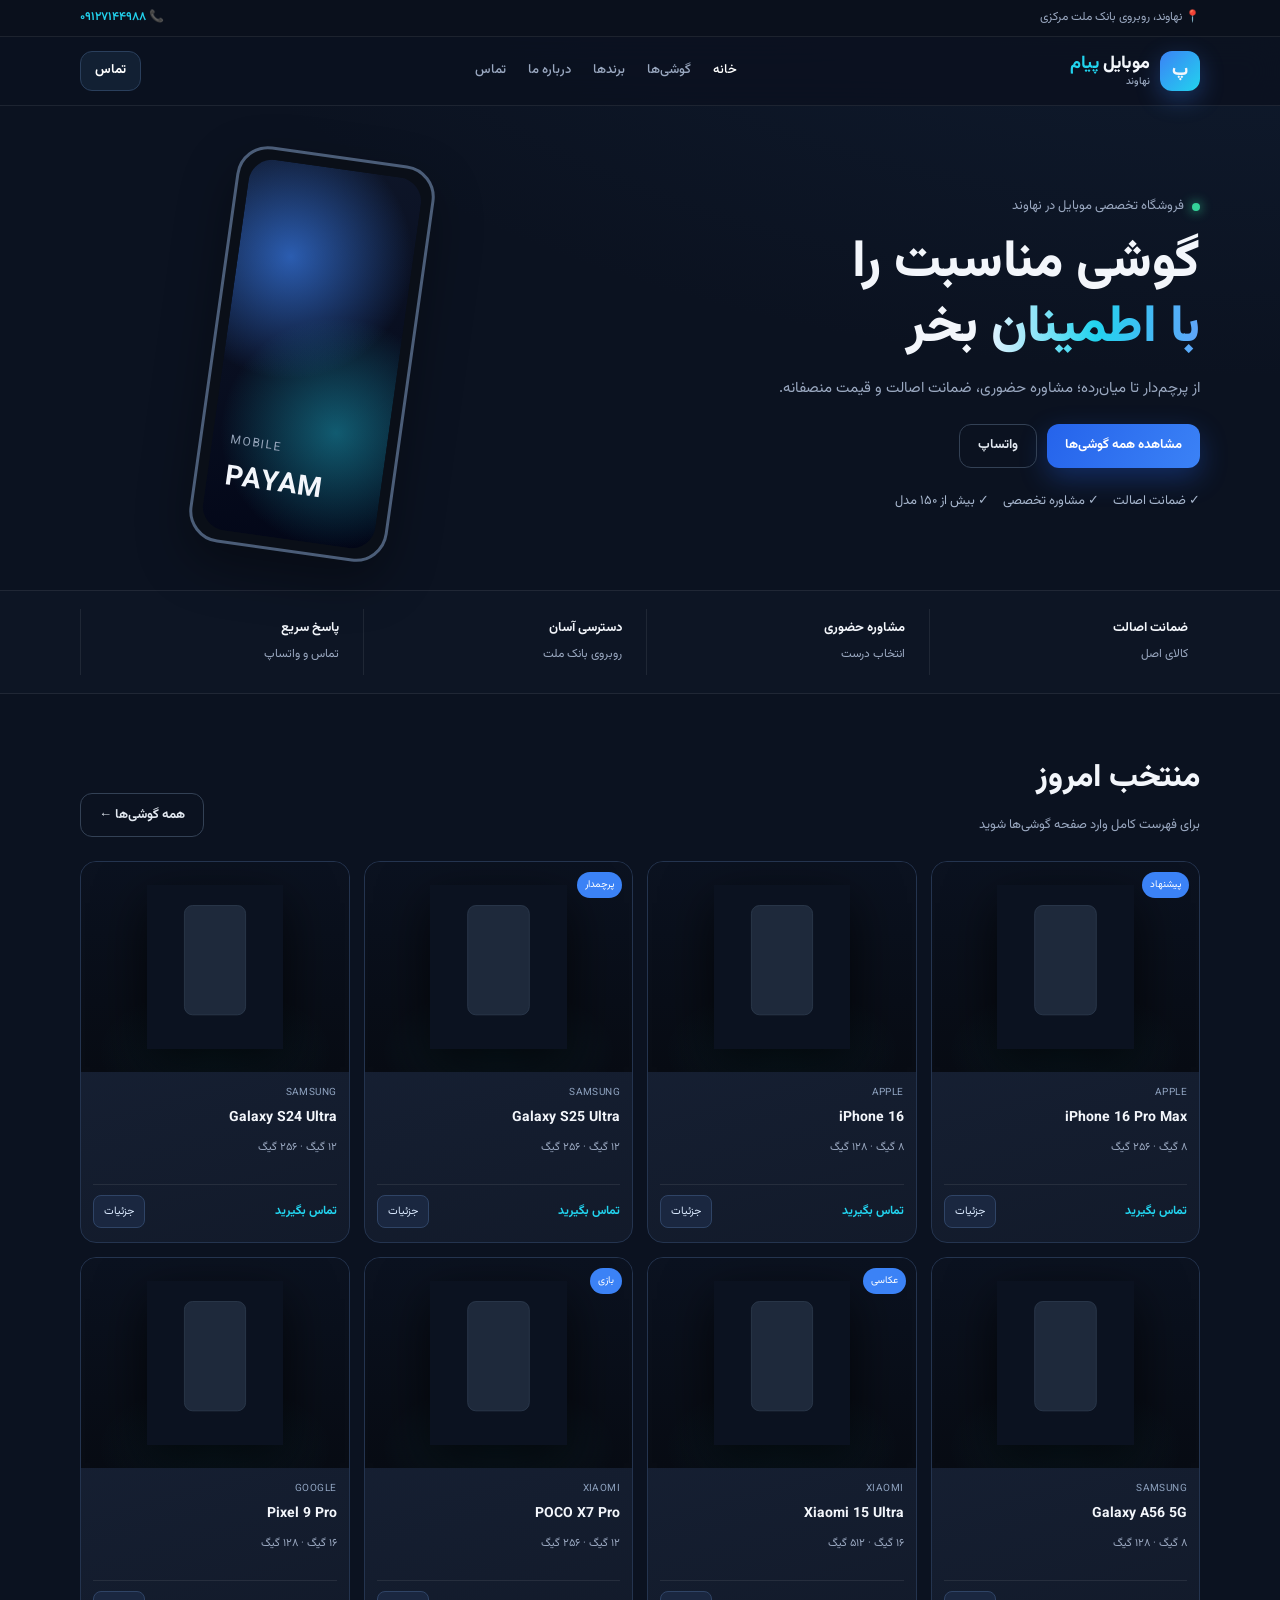
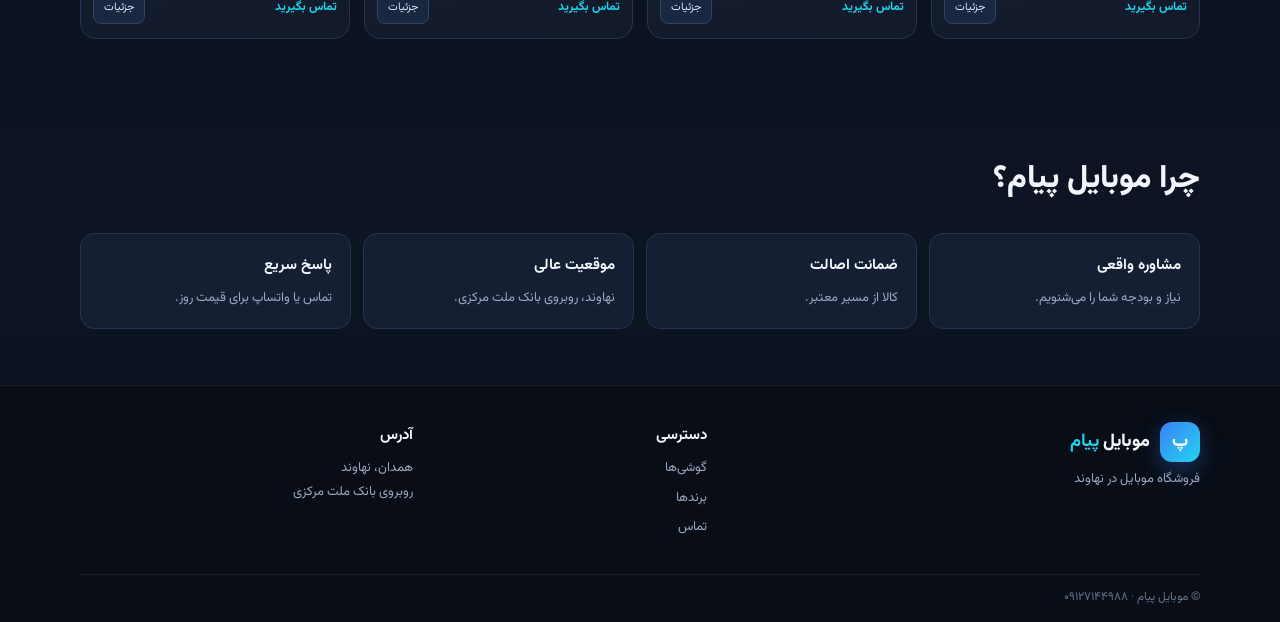
<file: index.html>
<!DOCTYPE html>
<html lang="fa" dir="rtl">
<head>
  <meta charset="UTF-8">
  <meta name="viewport" content="width=device-width, initial-scale=1, viewport-fit=cover">
  <meta name="theme-color" content="#0b1220">
  <title>موبایل پیام | فروشگاه موبایل نهاوند همدان</title>
  <meta name="description" content="موبایل پیام در نهاوند، روبروی بانک ملت مرکزی. خرید گوشی اپل، سامسونگ، شیائومی با ضمانت اصالت. تماس: 09127144988">
  <meta name="robots" content="index,follow">
  <link rel="canonical" href="https://pouyahami.github.io/payam-mobile/">
  <meta property="og:title" content="موبایل پیام | فروشگاه موبایل نهاوند">
  <meta property="og:description" content="فروش گوشی با ضمانت اصالت در نهاوند.">
  <meta property="og:locale" content="fa_IR">
  <link rel="preconnect" href="https://fonts.googleapis.com">
  <link rel="preconnect" href="https://fonts.gstatic.com" crossorigin>
  <link href="https://fonts.googleapis.com/css2?family=Vazirmatn:wght@400;500;600;700;800&display=swap" rel="stylesheet">
  <link rel="stylesheet" href="css/style.css">
  <script type="application/ld+json">{"@context":"https://schema.org","@type":"MobilePhoneStore","name":"موبایل پیام","telephone":"+989127144988","address":{"@type":"PostalAddress","streetAddress":"روبروی بانک ملت مرکزی","addressLocality":"نهاوند","addressRegion":"همدان","addressCountry":"IR"},"url":"https://pouyahami.github.io/payam-mobile/"}</script>
</head>
<body>
  <div class="topbar"><div class="container topbar-inner">
    <span>📍 نهاوند، روبروی بانک ملت مرکزی</span>
    <a href="tel:09127144988">📞 ۰۹۱۲۷۱۴۴۹۸۸</a>
  </div></div>
  <header class="header">
    <div class="container header-inner">
      <a class="logo" href="./"><span class="logo-mark">پ</span><span class="logo-text">موبایل <b>پیام</b><small>نهاوند</small></span></a>
      <nav class="nav" id="nav">
        <a href="./" class="active">خانه</a>
        <a href="products.html">گوشی‌ها</a>
        <a href="brands.html">برندها</a>
        <a href="about.html">درباره ما</a>
        <a href="contact.html">تماس</a>
      </nav>
      <div class="header-actions">
        <a class="btn btn-call" href="tel:09127144988">تماس</a>
        <button class="menu-btn" id="menuBtn" aria-label="منو"><span></span><span></span><span></span></button>
      </div>
    </div>
  </header>
  <main>
    <section class="hero">
      <div class="container hero-grid">
        <div class="hero-copy">
          <p class="badge-line"><span class="dot"></span> فروشگاه تخصصی موبایل در نهاوند</p>
          <h1>گوشی مناسبت را<br><span>با اطمینان</span> بخر</h1>
          <p class="lead">از پرچم‌دار تا میان‌رده؛ مشاوره حضوری، ضمانت اصالت و قیمت منصفانه.</p>
          <div class="hero-cta">
            <a class="btn btn-primary" href="products.html">مشاهده همه گوشی‌ها</a>
            <a class="btn btn-outline" href="https://wa.me/989127144988" target="_blank" rel="noopener">واتساپ</a>
          </div>
          <ul class="trust-row"><li>✓ ضمانت اصالت</li><li>✓ مشاوره تخصصی</li><li>✓ بیش از ۱۵۰ مدل</li></ul>
        </div>
        <div class="hero-visual" aria-hidden="true"><div class="phone-mock"><div class="phone-screen"><span>MOBILE</span><strong>PAYAM</strong></div></div></div>
      </div>
    </section>
    <section class="strip"><div class="container strip-grid">
      <div><strong>ضمانت اصالت</strong><span>کالای اصل</span></div>
      <div><strong>مشاوره حضوری</strong><span>انتخاب درست</span></div>
      <div><strong>دسترسی آسان</strong><span>روبروی بانک ملت</span></div>
      <div><strong>پاسخ سریع</strong><span>تماس و واتساپ</span></div>
    </div></section>
    <section class="section">
      <div class="container">
        <div class="section-head row">
          <div><h2>منتخب امروز</h2><p>برای فهرست کامل وارد صفحه گوشی‌ها شوید</p></div>
          <a class="btn btn-outline" href="products.html">همه گوشی‌ها ←</a>
        </div>
        <div class="product-grid" id="featureGrid"></div>
      </div>
    </section>
    <section class="section alt" id="why">
      <div class="container">
        <div class="section-head"><h2>چرا موبایل پیام؟</h2></div>
        <div class="why-grid">
          <article><h3>مشاوره واقعی</h3><p>نیاز و بودجه شما را می‌شنویم.</p></article>
          <article><h3>ضمانت اصالت</h3><p>کالا از مسیر معتبر.</p></article>
          <article><h3>موقعیت عالی</h3><p>نهاوند، روبروی بانک ملت مرکزی.</p></article>
          <article><h3>پاسخ سریع</h3><p>تماس یا واتساپ برای قیمت روز.</p></article>
        </div>
      </div>
    </section>
  </main>
  <footer class="footer">
    <div class="container footer-inner">
      <div><div class="logo"><span class="logo-mark">پ</span><span class="logo-text">موبایل <b>پیام</b></span></div><p>فروشگاه موبایل در نهاوند</p></div>
      <div><strong>دسترسی</strong><a href="products.html">گوشی‌ها</a><a href="brands.html">برندها</a><a href="contact.html">تماس</a></div>
      <div><strong>آدرس</strong><p>همدان، نهاوند<br>روبروی بانک ملت مرکزی</p></div>
    </div>
    <div class="container footer-bottom"><span>© موبایل پیام · ۰۹۱۲۷۱۴۴۹۸۸</span></div>
  </footer>
  <div class="sticky-cta">
    <a href="tel:09127144988">تماس</a>
    <a href="https://wa.me/989127144988" target="_blank" rel="noopener">واتساپ</a>
  </div>
  <script src="js/p1.js"></script>
  <script src="js/p1b.js"></script>
  <script src="js/p2.js"></script>
  <script src="js/p3.js"></script>
  <script src="js/p4.js"></script>
  <script src="js/img-fix.js"></script>
  <script>
    document.querySelector("#menuBtn")?.addEventListener("click", () => document.querySelector("#nav")?.classList.toggle("open"));
    if (window.payamFixProducts) window.payamFixProducts();
    const all = window.PAYAM_PRODUCTS || [];
    const picks = all.filter(p => p.badge || ["iphone-16-pro-max","s25-ultra","x15-ultra","a56","iphone-16","s24-ultra","pixel-9-pro","nord4"].includes(p.id)).slice(0, 8);
    const list = picks.length ? picks : all.slice(0, 8);
    const ph = "data:image/svg+xml," + encodeURIComponent('<svg xmlns="http://www.w3.org/2000/svg" width="200" height="240"><rect fill="#0b1220" width="200" height="240"/><rect x="55" y="30" width="90" height="160" rx="12" fill="#1e293b" stroke="#334155"/></svg>');
    document.querySelector("#featureGrid").innerHTML = list.map(p => `
      <a class="card" href="product.html?id=${p.id}" style="text-decoration:none;color:inherit">
        <div class="card-img">${p.badge?`<span class="card-badge">${p.badge}</span>`:""}<img src="${p.img}" alt="${p.name}" loading="lazy" onerror="this.onerror=null;this.src='${ph}'"></div>
        <div class="card-body"><div class="card-brand">${(p.brand||"").toUpperCase()}</div><h3>${p.name}</h3>
        <p class="card-spec">${p.ram} · ${p.storage}</p>
        <div class="card-foot"><span class="price">تماس بگیرید</span><span class="card-btn">جزئیات</span></div></div>
      </a>`).join("");
  </script>
</body>
</html>
</file>
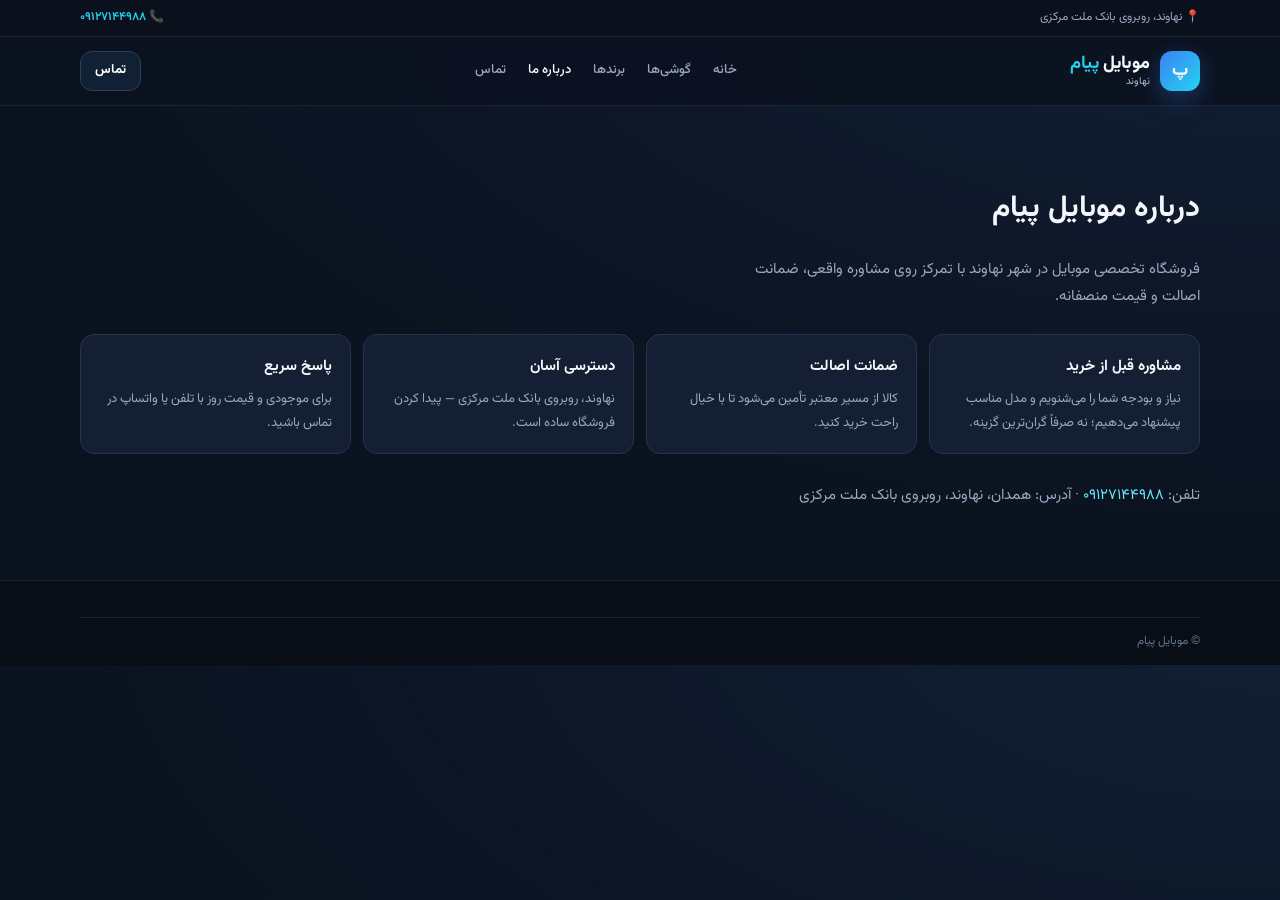
<file: about.html>
<!DOCTYPE html>
<html lang="fa" dir="rtl">
<head>
  <meta charset="UTF-8">
  <meta name="viewport" content="width=device-width, initial-scale=1, viewport-fit=cover">
  <meta name="theme-color" content="#0b1220">
  <title>درباره ما | موبایل پیام نهاوند</title>
  <meta name="description" content="موبایل پیام؛ فروشگاه تخصصی موبایل در نهاوند، روبروی بانک ملت مرکزی. ضمانت اصالت و مشاوره حضوری.">
  <link rel="preconnect" href="https://fonts.googleapis.com">
  <link rel="preconnect" href="https://fonts.gstatic.com" crossorigin>
  <link href="https://fonts.googleapis.com/css2?family=Vazirmatn:wght@400;500;600;700;800&display=swap" rel="stylesheet">
  <link rel="stylesheet" href="css/style.css">
</head>
<body>
  <div class="topbar"><div class="container topbar-inner">
    <span>📍 نهاوند، روبروی بانک ملت مرکزی</span>
    <a href="tel:09127144988">📞 ۰۹۱۲۷۱۴۴۹۸۸</a>
  </div></div>
  <header class="header">
    <div class="container header-inner">
      <a class="logo" href="./"><span class="logo-mark">پ</span><span class="logo-text">موبایل <b>پیام</b><small>نهاوند</small></span></a>
      <nav class="nav" id="nav">
        <a href="./">خانه</a>
        <a href="products.html">گوشی‌ها</a>
        <a href="brands.html">برندها</a>
        <a href="about.html" class="active">درباره ما</a>
        <a href="contact.html">تماس</a>
      </nav>
      <div class="header-actions">
        <a class="btn btn-call" href="tel:09127144988">تماس</a>
        <button class="menu-btn" id="menuBtn" aria-label="منو"><span></span><span></span><span></span></button>
      </div>
    </div>
  </header>
  <main class="container section">
    <h1>درباره موبایل پیام</h1>
    <p class="lead">فروشگاه تخصصی موبایل در شهر نهاوند با تمرکز روی مشاوره واقعی، ضمانت اصالت و قیمت منصفانه.</p>
    <div class="why-grid" style="margin-top:24px">
      <article><h3>مشاوره قبل از خرید</h3><p>نیاز و بودجه شما را می‌شنویم و مدل مناسب پیشنهاد می‌دهیم؛ نه صرفاً گران‌ترین گزینه.</p></article>
      <article><h3>ضمانت اصالت</h3><p>کالا از مسیر معتبر تأمین می‌شود تا با خیال راحت خرید کنید.</p></article>
      <article><h3>دسترسی آسان</h3><p>نهاوند، روبروی بانک ملت مرکزی — پیدا کردن فروشگاه ساده است.</p></article>
      <article><h3>پاسخ سریع</h3><p>برای موجودی و قیمت روز با تلفن یا واتساپ در تماس باشید.</p></article>
    </div>
    <p style="margin-top:28px;color:#9aa8c0">تلفن: <a href="tel:09127144988" style="color:#67e8f9">۰۹۱۲۷۱۴۴۹۸۸</a> · آدرس: همدان، نهاوند، روبروی بانک ملت مرکزی</p>
  </main>
  <div class="sticky-cta">
    <a href="tel:09127144988">تماس</a>
    <a href="https://wa.me/989127144988" target="_blank" rel="noopener">واتساپ</a>
  </div>
  <footer class="footer"><div class="container footer-bottom"><span>© موبایل پیام</span></div></footer>
  <script>document.querySelector("#menuBtn")?.addEventListener("click",()=>document.querySelector("#nav")?.classList.toggle("open"));</script>
</body>
</html>
</file>
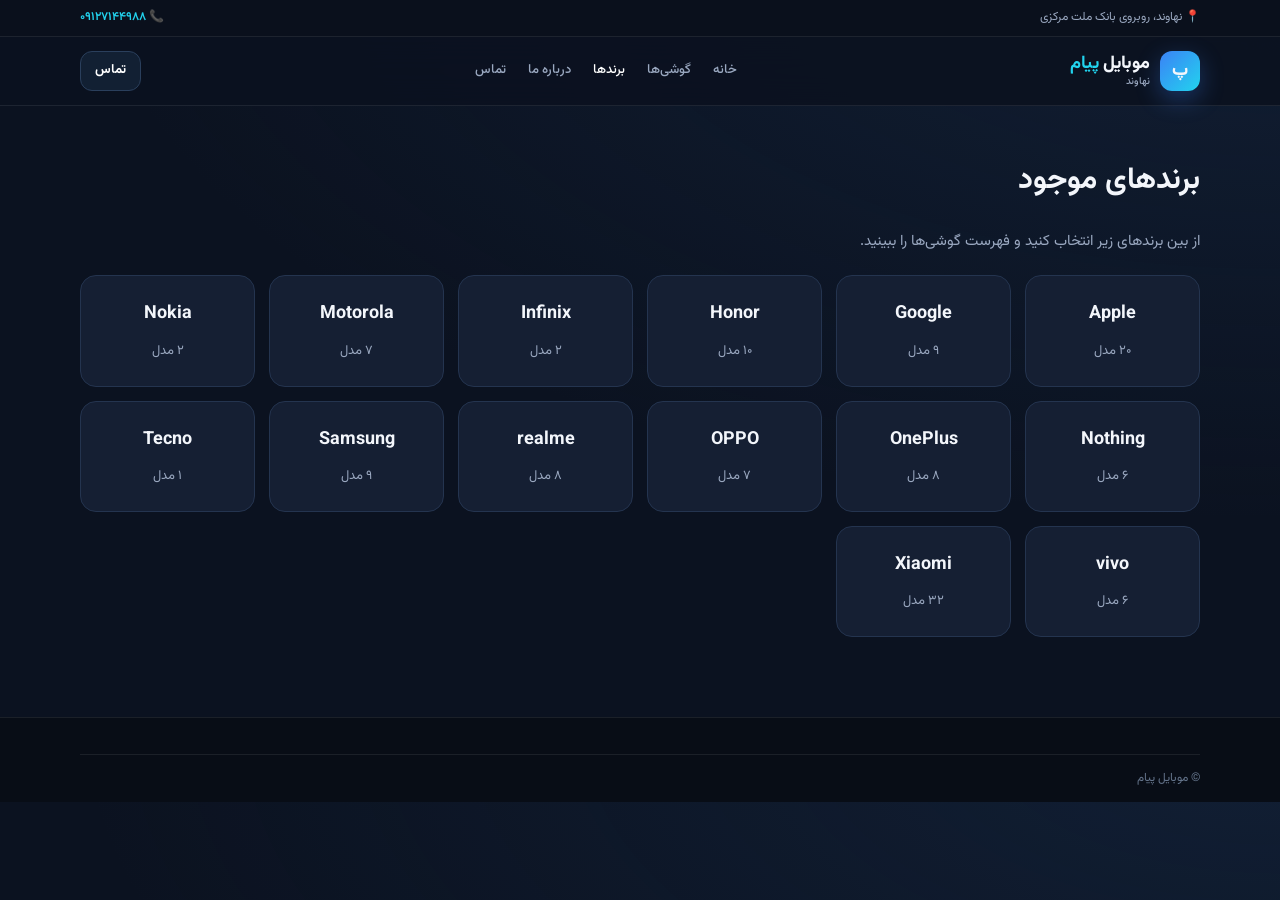
<file: brands.html>
<!DOCTYPE html>
<html lang="fa" dir="rtl">
<head>
  <meta charset="UTF-8">
  <meta name="viewport" content="width=device-width, initial-scale=1, viewport-fit=cover">
  <meta name="theme-color" content="#0b1220">
  <title>برندها | موبایل پیام نهاوند</title>
  <meta name="description" content="برندهای موجود در موبایل پیام: اپل، سامسونگ، شیائومی، آنر و بیشتر.">
  <link rel="preconnect" href="https://fonts.googleapis.com">
  <link rel="preconnect" href="https://fonts.gstatic.com" crossorigin>
  <link href="https://fonts.googleapis.com/css2?family=Vazirmatn:wght@400;500;600;700;800&display=swap" rel="stylesheet">
  <link rel="stylesheet" href="css/style.css">
  <style>
    .brands-main { padding: 28px 0 80px; }
    .brand-grid { display: grid; grid-template-columns: repeat(auto-fill, minmax(160px, 1fr)); gap: 14px; margin-top: 20px; }
    .brand-card {
      background: #151f33; border: 1px solid #24344f; border-radius: 16px; padding: 22px 14px;
      text-align: center; text-decoration: none; color: inherit; transition: .2s;
    }
    .brand-card:hover { border-color: #3b82f6; transform: translateY(-3px); }
    .brand-card b { display: block; font-size: 18px; margin-bottom: 6px; }
    .brand-card span { color: #9aa8c0; font-size: 13px; }
  </style>
</head>
<body>
  <div class="topbar"><div class="container topbar-inner">
    <span>📍 نهاوند، روبروی بانک ملت مرکزی</span>
    <a href="tel:09127144988">📞 ۰۹۱۲۷۱۴۴۹۸۸</a>
  </div></div>
  <header class="header">
    <div class="container header-inner">
      <a class="logo" href="./"><span class="logo-mark">پ</span><span class="logo-text">موبایل <b>پیام</b><small>نهاوند</small></span></a>
      <nav class="nav" id="nav">
        <a href="./">خانه</a>
        <a href="products.html">گوشی‌ها</a>
        <a href="brands.html" class="active">برندها</a>
        <a href="about.html">درباره ما</a>
        <a href="contact.html">تماس</a>
      </nav>
      <div class="header-actions">
        <a class="btn btn-call" href="tel:09127144988">تماس</a>
        <button class="menu-btn" id="menuBtn" aria-label="منو"><span></span><span></span><span></span></button>
      </div>
    </div>
  </header>
  <main class="container brands-main">
    <h1>برندهای موجود</h1>
    <p class="lead-sm">از بین برندهای زیر انتخاب کنید و فهرست گوشی‌ها را ببینید.</p>
    <div class="brand-grid" id="brandGrid"></div>
  </main>
  <div class="sticky-cta">
    <a href="tel:09127144988">تماس</a>
    <a href="https://wa.me/989127144988" target="_blank" rel="noopener">واتساپ</a>
  </div>
  <footer class="footer"><div class="container footer-bottom"><span>© موبایل پیام</span></div></footer>
  <script src="js/p1.js"></script>
  <script src="js/p2.js"></script>
  <script src="js/p3.js"></script>
  <script src="js/p4.js"></script>
  <script>
    document.querySelector("#menuBtn")?.addEventListener("click", () => document.querySelector("#nav")?.classList.toggle("open"));
    const names = {apple:"Apple",samsung:"Samsung",xiaomi:"Xiaomi",honor:"Honor",nothing:"Nothing",google:"Google",oneplus:"OnePlus",realme:"realme",oppo:"OPPO",vivo:"vivo",motorola:"Motorola",nokia:"Nokia",tecno:"Tecno",infinix:"Infinix"};
    const products = window.PAYAM_PRODUCTS || [];
    const counts = {};
    products.forEach(p => { counts[p.brand] = (counts[p.brand]||0)+1; });
    const fa = n => String(n).replace(/\d/g,d=>"۰۱۲۳۴۵۶۷۸۹"[+d]);
    document.querySelector("#brandGrid").innerHTML = Object.keys(counts).sort().map(b => `
      <a class="brand-card" href="products.html?brand=${b}">
        <b>${names[b]||b}</b>
        <span>${fa(counts[b])} مدل</span>
      </a>`).join("");
  </script>
</body>
</html>
</file>
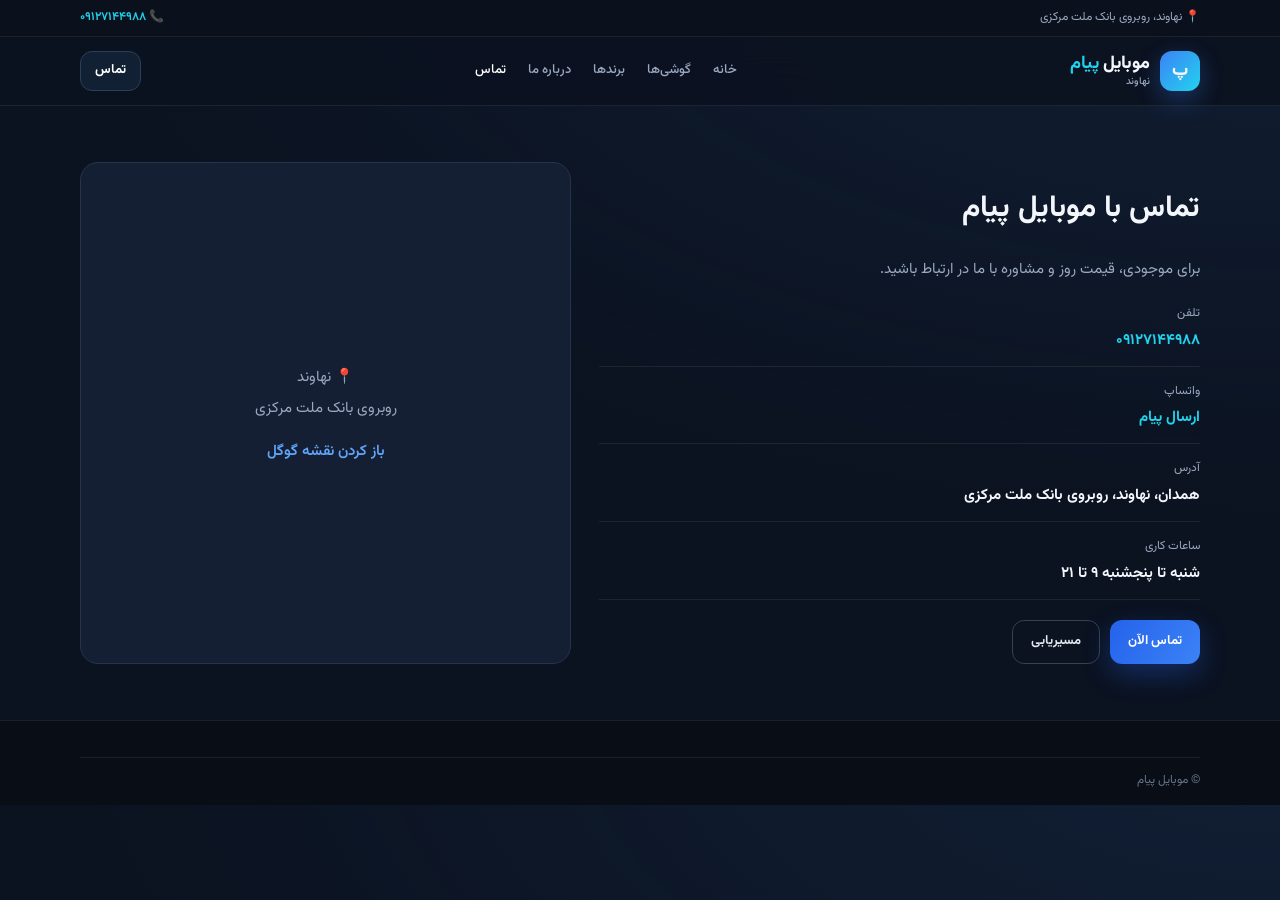
<file: contact.html>
<!DOCTYPE html>
<html lang="fa" dir="rtl">
<head>
  <meta charset="UTF-8">
  <meta name="viewport" content="width=device-width, initial-scale=1, viewport-fit=cover">
  <meta name="theme-color" content="#0b1220">
  <title>تماس با ما | موبایل پیام نهاوند</title>
  <meta name="description" content="تماس با موبایل پیام: ۰۹۱۲۷۱۴۴۹۸۸ — آدرس: نهاوند، روبروی بانک ملت مرکزی">
  <link rel="preconnect" href="https://fonts.googleapis.com">
  <link rel="preconnect" href="https://fonts.gstatic.com" crossorigin>
  <link href="https://fonts.googleapis.com/css2?family=Vazirmatn:wght@400;500;600;700;800&display=swap" rel="stylesheet">
  <link rel="stylesheet" href="css/style.css">
</head>
<body>
  <div class="topbar"><div class="container topbar-inner">
    <span>📍 نهاوند، روبروی بانک ملت مرکزی</span>
    <a href="tel:09127144988">📞 ۰۹۱۲۷۱۴۴۹۸۸</a>
  </div></div>
  <header class="header">
    <div class="container header-inner">
      <a class="logo" href="./"><span class="logo-mark">پ</span><span class="logo-text">موبایل <b>پیام</b><small>نهاوند</small></span></a>
      <nav class="nav" id="nav">
        <a href="./">خانه</a>
        <a href="products.html">گوشی‌ها</a>
        <a href="brands.html">برندها</a>
        <a href="about.html">درباره ما</a>
        <a href="contact.html" class="active">تماس</a>
      </nav>
      <div class="header-actions">
        <a class="btn btn-call" href="tel:09127144988">تماس</a>
        <button class="menu-btn" id="menuBtn" aria-label="منو"><span></span><span></span><span></span></button>
      </div>
    </div>
  </header>
  <main class="container section">
    <div class="contact-grid">
      <div>
        <h1>تماس با موبایل پیام</h1>
        <p class="lead-sm">برای موجودی، قیمت روز و مشاوره با ما در ارتباط باشید.</p>
        <ul class="contact-list">
          <li><span>تلفن</span><a href="tel:09127144988">۰۹۱۲۷۱۴۴۹۸۸</a></li>
          <li><span>واتساپ</span><a href="https://wa.me/989127144988" target="_blank" rel="noopener">ارسال پیام</a></li>
          <li><span>آدرس</span><strong>همدان، نهاوند، روبروی بانک ملت مرکزی</strong></li>
          <li><span>ساعات کاری</span><strong>شنبه تا پنجشنبه ۹ تا ۲۱</strong></li>
        </ul>
        <div class="contact-cta">
          <a class="btn btn-primary" href="tel:09127144988">تماس الآن</a>
          <a class="btn btn-outline" href="https://maps.google.com/?q=نهاوند+بانک+ملت+مرکزی" target="_blank" rel="noopener">مسیریابی</a>
        </div>
      </div>
      <div class="map-card">
        <div class="map-placeholder">
          <p>📍 نهاوند</p>
          <p>روبروی بانک ملت مرکزی</p>
          <a href="https://maps.google.com/?q=نهاوند+بانک+ملت+مرکزی" target="_blank" rel="noopener">باز کردن نقشه گوگل</a>
        </div>
      </div>
    </div>
  </main>
  <div class="sticky-cta">
    <a href="tel:09127144988">تماس</a>
    <a href="https://wa.me/989127144988" target="_blank" rel="noopener">واتساپ</a>
  </div>
  <footer class="footer"><div class="container footer-bottom"><span>© موبایل پیام</span></div></footer>
  <script>document.querySelector("#menuBtn")?.addEventListener("click",()=>document.querySelector("#nav")?.classList.toggle("open"));</script>
</body>
</html>
</file>
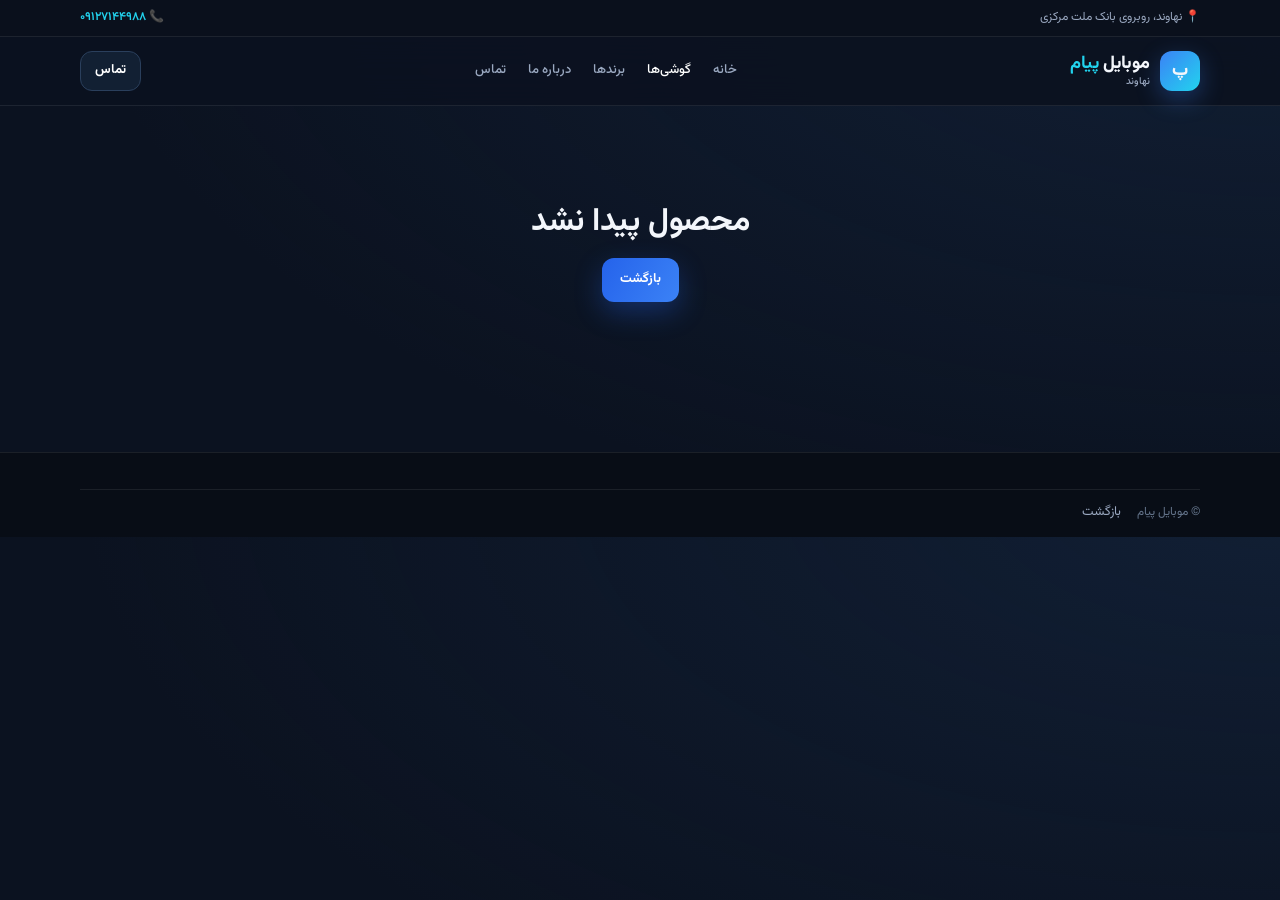
<file: product.html>
<!DOCTYPE html>
<html lang="fa" dir="rtl">
<head>
  <meta charset="UTF-8">
  <meta name="viewport" content="width=device-width, initial-scale=1, viewport-fit=cover">
  <meta name="theme-color" content="#0b1220">
  <title>جزئیات گوشی | موبایل پیام</title>
  <meta name="description" content="مشخصات و گالری عکس واقعی گوشی در موبایل پیام نهاوند">
  <link rel="preconnect" href="https://fonts.googleapis.com">
  <link rel="preconnect" href="https://fonts.gstatic.com" crossorigin>
  <link href="https://fonts.googleapis.com/css2?family=Vazirmatn:wght@400;500;600;700;800&display=swap" rel="stylesheet">
  <link rel="stylesheet" href="css/style.css">
  <link rel="stylesheet" href="css/products.css">
  <style>
    .pd{padding:28px 0 90px}
    .pd-grid{display:grid;grid-template-columns:1.05fr 1.15fr;gap:28px}
    @media(max-width:900px){.pd-grid{grid-template-columns:1fr}}
    .pd-gallery{
      background:linear-gradient(180deg,#0b1220,#080c14);
      border:1px solid #24344f;border-radius:22px;min-height:420px;
      display:flex;flex-direction:column;align-items:center;justify-content:center;
      padding:28px 20px 18px;position:relative;overflow:hidden;
    }
    .pd-gallery::before{
      content:"";position:absolute;left:15%;right:15%;bottom:18%;height:28px;
      background:radial-gradient(ellipse at center,rgba(0,0,0,.5),transparent 70%);
      filter:blur(8px);pointer-events:none;
    }
    .pd-gallery #mainPhoto{
      max-width:72%;max-height:340px;object-fit:contain;cursor:zoom-in;
      filter:drop-shadow(0 22px 36px rgba(0,0,0,.8));position:relative;z-index:1;
      transition:transform .3s ease;
    }
    .pd-gallery #mainPhoto:hover{transform:scale(1.03)}
    .pd-thumbs{display:flex;gap:8px;flex-wrap:wrap;justify-content:center;margin-top:18px;position:relative;z-index:2}
    .pd-thumbs button{border:2px solid transparent;background:#0f172a;border-radius:12px;padding:5px;cursor:pointer;transition:.2s}
    .pd-thumbs button.active,.pd-thumbs button:hover{border-color:#22d3ee;transform:translateY(-2px)}
    .pd-thumbs img{width:56px;height:56px;object-fit:contain}
    .zoom-hint{position:absolute;top:14px;left:14px;font-size:11px;color:#94a3b8;background:rgba(15,23,42,.8);padding:6px 10px;border-radius:8px;border:1px solid #24344f}
    .pd-brand{color:#22d3ee;font-size:12px;margin-bottom:6px;letter-spacing:.06em}
    .pd h1{font-size:clamp(22px,3.5vw,32px);margin:0 0 6px}
    .pd-fa{color:#9aa8c0;margin-bottom:16px}
    .pd-price{font-size:22px;color:#67e8f9;font-weight:800;margin:12px 0 18px}
    .pd-actions{display:flex;flex-wrap:wrap;gap:10px;margin-bottom:22px}
    .pd-specs{display:grid;grid-template-columns:1fr 1fr;gap:10px;margin:18px 0}
    .pd-specs .spec{background:#151f33;border:1px solid #24344f;border-radius:12px;padding:12px}
    .pd-specs .spec span{display:block;color:#9aa8c0;font-size:12px;margin-bottom:4px}
    .pd-desc{line-height:1.9;color:#c5d0e2;background:#121a28;border:1px solid #24344f;border-radius:16px;padding:16px 18px}
    .crumb{color:#9aa8c0;font-size:13px;margin-bottom:16px}.crumb a{color:#67e8f9;text-decoration:none}
    .notfound{text-align:center;padding:60px 20px}
  </style>
</head>
<body>
  <div class="topbar"><div class="container topbar-inner">
    <span>📍 نهاوند، روبروی بانک ملت مرکزی</span>
    <a href="tel:09127144988">📞 ۰۹۱۲۷۱۴۴۹۸۸</a>
  </div></div>
  <header class="header">
    <div class="container header-inner">
      <a class="logo" href="./"><span class="logo-mark">پ</span><span class="logo-text">موبایل <b>پیام</b><small>نهاوند</small></span></a>
      <nav class="nav" id="nav">
        <a href="./">خانه</a>
        <a href="products.html" class="active">گوشی‌ها</a>
        <a href="brands.html">برندها</a>
        <a href="about.html">درباره ما</a>
        <a href="contact.html">تماس</a>
      </nav>
      <div class="header-actions">
        <a class="btn btn-call" href="tel:09127144988">تماس</a>
        <button class="menu-btn" id="menuBtn" aria-label="منو"><span></span><span></span><span></span></button>
      </div>
    </div>
  </header>
  <main class="container pd" id="main"><div class="notfound">در حال بارگذاری...</div></main>

  <div class="lightbox" id="lightbox" hidden>
    <button class="lightbox-close" id="lbClose" type="button" aria-label="بستن">×</button>
    <button class="lightbox-nav prev" id="lbPrev" type="button" aria-label="قبلی">‹</button>
    <button class="lightbox-nav next" id="lbNext" type="button" aria-label="بعدی">›</button>
    <img class="lightbox-main" id="lbMain" alt="">
    <div class="lightbox-thumbs" id="lbThumbs"></div>
    <div class="lightbox-counter" id="lbCounter"></div>
  </div>

  <div class="sticky-cta">
    <a href="tel:09127144988">تماس</a>
    <a href="https://wa.me/989127144988" target="_blank" rel="noopener">واتساپ</a>
  </div>
  <footer class="footer"><div class="container footer-bottom"><span>© موبایل پیام</span><a href="products.html">بازگشت</a></div></footer>

  <script src="js/p1.js"></script>
  <script src="js/p1b.js"></script>
  <script src="js/p2.js"></script>
  <script src="js/p3.js"></script>
  <script src="js/p4.js"></script>
  <script src="js/img-fix.js"></script>
  <script>
    document.querySelector("#menuBtn")?.addEventListener("click", function () {
      document.querySelector("#nav")?.classList.toggle("open");
    });
    if (window.payamFixProducts) window.payamFixProducts();

    var id = new URLSearchParams(location.search).get("id");
    var products = window.PAYAM_PRODUCTS || [];
    var p = products.find(function (x) { return x.id === id; });
    var main = document.querySelector("#main");
    var photoList = [];
    var photoIndex = 0;

    function fa(n) {
      return String(n).replace(/\d/g, function (d) { return "۰۱۲۳۴۵۶۷۸۹"[+d]; });
    }

    function openLightbox(i) {
      photoIndex = i || 0;
      var lb = document.getElementById("lightbox");
      lb.hidden = false;
      document.body.style.overflow = "hidden";
      showLb();
    }
    function closeLightbox() {
      document.getElementById("lightbox").hidden = true;
      document.body.style.overflow = "";
    }
    function showLb() {
      if (!photoList.length) return;
      photoIndex = (photoIndex + photoList.length) % photoList.length;
      document.getElementById("lbMain").src = photoList[photoIndex];
      document.getElementById("lbCounter").textContent = fa(photoIndex + 1) + " / " + fa(photoList.length);
      var thumbs = document.getElementById("lbThumbs");
      thumbs.innerHTML = photoList.map(function (u, i) {
        return '<button type="button" class="' + (i === photoIndex ? "active" : "") + '" data-i="' + i + '"><img src="' + u + '" alt=""></button>';
      }).join("");
    }

    document.getElementById("lbClose").onclick = closeLightbox;
    document.getElementById("lbPrev").onclick = function () { photoIndex--; showLb(); };
    document.getElementById("lbNext").onclick = function () { photoIndex++; showLb(); };
    document.getElementById("lbThumbs").onclick = function (e) {
      var btn = e.target.closest("button[data-i]");
      if (!btn) return;
      photoIndex = +btn.dataset.i;
      showLb();
    };
    document.getElementById("lightbox").addEventListener("click", function (e) {
      if (e.target.id === "lightbox") closeLightbox();
    });
    document.addEventListener("keydown", function (e) {
      var lb = document.getElementById("lightbox");
      if (lb.hidden) return;
      if (e.key === "Escape") closeLightbox();
      if (e.key === "ArrowLeft") { photoIndex++; showLb(); }
      if (e.key === "ArrowRight") { photoIndex--; showLb(); }
    });

    if (!p) {
      main.innerHTML = '<div class="notfound"><h1>محصول پیدا نشد</h1><a class="btn btn-primary" href="products.html">بازگشت</a></div>';
    } else {
      if (!p.desc) {
        p.desc = (p.nameFa || p.name) + " از برند " + p.brand + " با پردازنده " + p.chip +
          "، رم " + p.ram + " و حافظه " + p.storage + ". صفحه " + p.screen +
          "، دوربین " + p.camera + " مگاپیکسل، باتری " + p.battery +
          " میلی‌آمپر و سیستم‌عامل " + p.os + ". برای قیمت روز با موبایل پیام تماس بگیرید.";
      }
      document.title = p.name + " | موبایل پیام";
      main.innerHTML =
        '<div class="crumb"><a href="./">خانه</a> / <a href="products.html">گوشی‌ها</a> / ' + p.name + '</div>' +
        '<div class="pd-grid">' +
          '<div class="pd-gallery">' +
            '<span class="zoom-hint">برای بزرگ‌نمایی کلیک کنید</span>' +
            '<img id="mainPhoto" src="' + p.img + '" alt="' + p.name + '">' +
            '<div class="pd-thumbs" id="thumbs"></div>' +
          '</div>' +
          '<div>' +
            '<div class="pd-brand">' + (p.brand || "").toUpperCase() + '</div>' +
            '<h1>' + p.name + '</h1>' +
            '<div class="pd-fa">' + (p.nameFa || "") + '</div>' +
            '<div class="pd-price">قیمت روز: تماس بگیرید</div>' +
            '<div class="pd-actions">' +
              '<a class="btn btn-primary" href="tel:09127144988">تماس ۰۹۱۲۷۱۴۴۹۸۸</a>' +
              '<a class="btn btn-outline" href="https://wa.me/989127144988?text=' + encodeURIComponent("سلام، درباره " + p.name + " سوال داشتم") + '" target="_blank" rel="noopener">واتساپ</a>' +
            '</div>' +
            '<div class="pd-specs">' +
              '<div class="spec"><span>پردازنده</span><b>' + p.chip + '</b></div>' +
              '<div class="spec"><span>رم</span><b>' + p.ram + '</b></div>' +
              '<div class="spec"><span>حافظه</span><b>' + p.storage + '</b></div>' +
              '<div class="spec"><span>صفحه</span><b>' + p.screen + '</b></div>' +
              '<div class="spec"><span>دوربین</span><b>' + p.camera + ' مگاپیکسل</b></div>' +
              '<div class="spec"><span>باتری</span><b>' + p.battery + ' میلی‌آمپر</b></div>' +
              '<div class="spec"><span>سیستم‌عامل</span><b>' + p.os + '</b></div>' +
              '<div class="spec"><span>موجودی</span><b>استعلام تلفنی</b></div>' +
            '</div>' +
            '<div class="pd-desc">' + p.desc + '</div>' +
          '</div>' +
        '</div>';

      var candidates = window.payamGallery ? window.payamGallery(p) : [p.img];
      var mainPhoto = document.getElementById("mainPhoto");
      var thumbs = document.getElementById("thumbs");
      var valid = [];
      var left = candidates.length;

      function finish() {
        valid.sort(function (a, b) { return a.idx - b.idx; });
        photoList = valid.length ? valid.map(function (v) { return v.u; }) : [p.img];
        mainPhoto.src = photoList[0];
        thumbs.innerHTML = photoList.map(function (u, i) {
          return '<button type="button" class="' + (i === 0 ? "active" : "") + '" data-i="' + i + '"><img src="' + u + '" alt=""></button>';
        }).join("");
        thumbs.onclick = function (e) {
          var btn = e.target.closest("button[data-i]");
          if (!btn) return;
          var i = +btn.dataset.i;
          mainPhoto.src = photoList[i];
          thumbs.querySelectorAll("button").forEach(function (b) {
            b.classList.toggle("active", b === btn);
          });
        };
        mainPhoto.onclick = function () { openLightbox(0); };
        thumbs.addEventListener("dblclick", function () { openLightbox(0); });
      }

      candidates.forEach(function (u, idx) {
        var im = new Image();
        im.onload = function () { valid.push({ u: u, idx: idx }); left--; if (!left) finish(); };
        im.onerror = function () { left--; if (!left) finish(); };
        im.src = u;
      });
    }
  </script>
</body>
</html>
</file>
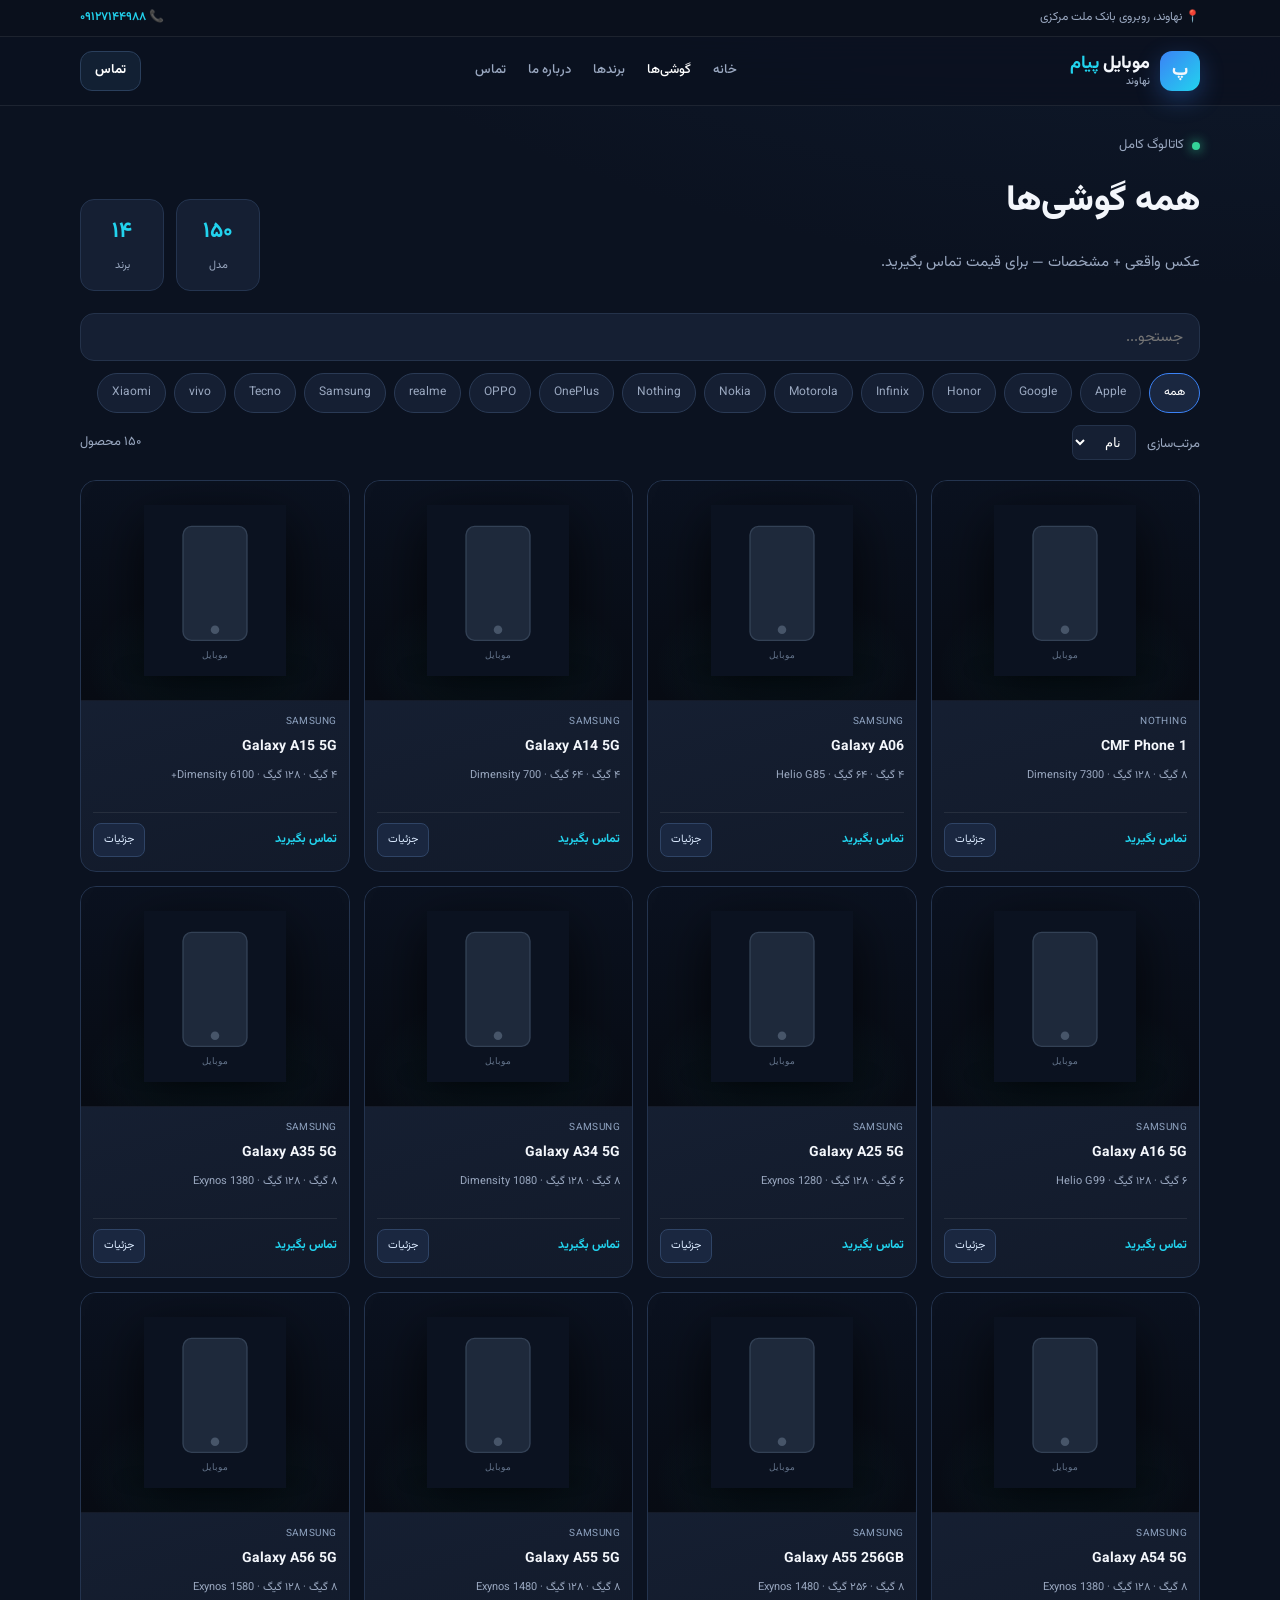
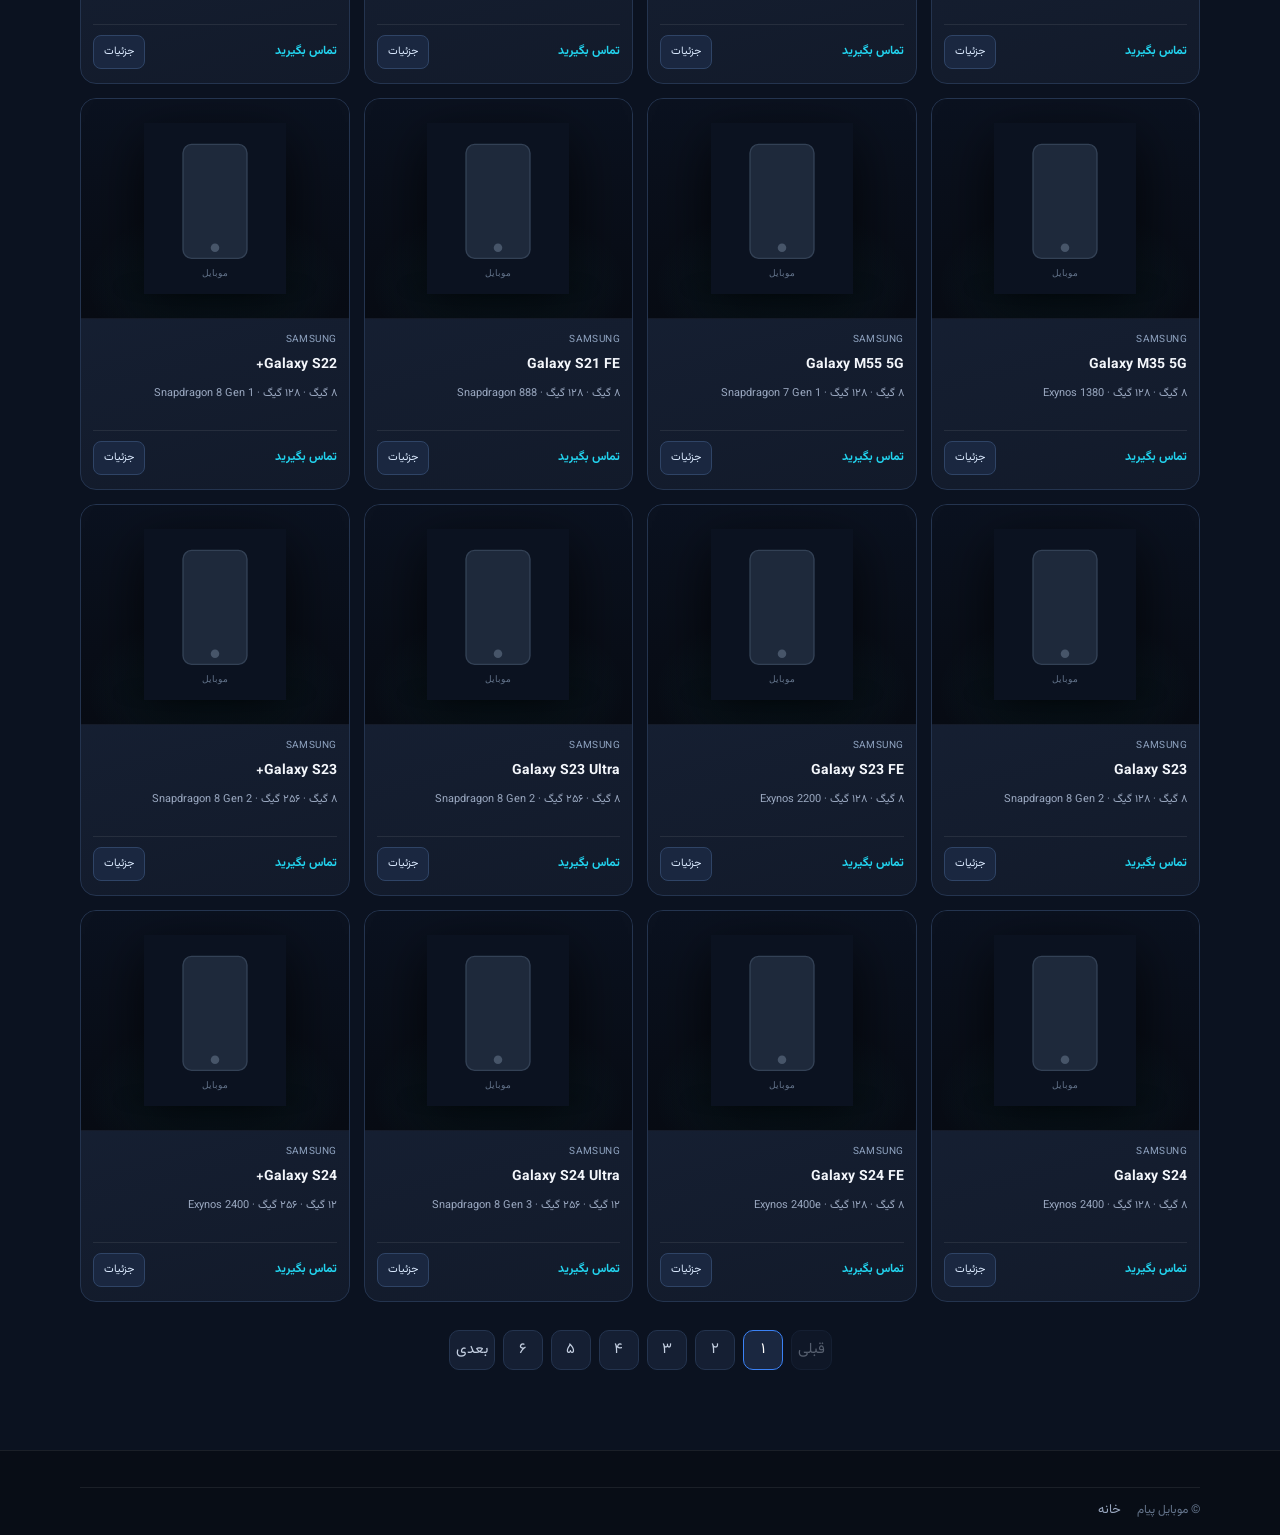
<file: products.html>
<!DOCTYPE html>
<html lang="fa" dir="rtl">
<head>
  <meta charset="UTF-8">
  <meta name="viewport" content="width=device-width, initial-scale=1, viewport-fit=cover">
  <meta name="theme-color" content="#0b1220">
  <title>همه گوشی‌ها | موبایل پیام نهاوند</title>
  <meta name="description" content="فهرست کامل گوشی‌های موبایل پیام با عکس واقعی. تماس: ۰۹۱۲۷۱۴۴۹۸۸">
  <link rel="canonical" href="https://pouyahami.github.io/payam-mobile/products.html">
  <link rel="preconnect" href="https://fonts.googleapis.com">
  <link rel="preconnect" href="https://fonts.gstatic.com" crossorigin>
  <link href="https://fonts.googleapis.com/css2?family=Vazirmatn:wght@400;500;600;700;800&display=swap" rel="stylesheet">
  <link rel="stylesheet" href="css/style.css">
  <link rel="stylesheet" href="css/products.css">
</head>
<body>
  <div class="topbar"><div class="container topbar-inner">
    <span>📍 نهاوند، روبروی بانک ملت مرکزی</span>
    <a href="tel:09127144988">📞 ۰۹۱۲۷۱۴۴۹۸۸</a>
  </div></div>
  <header class="header">
    <div class="container header-inner">
      <a class="logo" href="./"><span class="logo-mark">پ</span><span class="logo-text">موبایل <b>پیام</b><small>نهاوند</small></span></a>
      <nav class="nav" id="nav">
        <a href="./">خانه</a>
        <a href="products.html" class="active">گوشی‌ها</a>
        <a href="brands.html">برندها</a>
        <a href="about.html">درباره ما</a>
        <a href="contact.html">تماس</a>
      </nav>
      <div class="header-actions">
        <a class="btn btn-call" href="tel:09127144988">تماس</a>
        <button class="menu-btn" id="menuBtn" aria-label="منو"><span></span><span></span><span></span></button>
      </div>
    </div>
  </header>
  <main class="container catalog-main">
    <div class="catalog-hero">
      <div>
        <p class="badge-line"><span class="dot"></span> کاتالوگ کامل</p>
        <h1>همه گوشی‌ها</h1>
        <p class="lead-sm">عکس واقعی + مشخصات — برای قیمت تماس بگیرید.</p>
      </div>
      <div class="catalog-stats">
        <div><b id="totalCount">—</b><span>مدل</span></div>
        <div><b id="brandCount">—</b><span>برند</span></div>
      </div>
    </div>
    <div class="catalog-tools">
      <label class="search-wide"><input type="search" id="liveSearch" placeholder="جستجو..." autocomplete="off"></label>
      <div class="brand-row" id="brandRow"></div>
      <div class="sort-row">
        <label>مرتب‌سازی
          <select id="sortSelect">
            <option value="name">نام</option>
            <option value="brand">برند</option>
            <option value="ram">رم</option>
          </select>
        </label>
        <span id="resultLabel">—</span>
      </div>
    </div>
    <div class="product-grid" id="productGrid"></div>
    <div class="empty" id="emptyBox" hidden>
      <p>نتیجه‌ای پیدا نشد.</p>
      <button class="btn btn-outline" id="resetBtn" type="button">نمایش همه</button>
    </div>
    <div class="pagination" id="pagination"></div>
  </main>
  <div class="sticky-cta">
    <a href="tel:09127144988">تماس</a>
    <a href="https://wa.me/989127144988" target="_blank" rel="noopener">واتساپ</a>
  </div>
  <footer class="footer"><div class="container footer-bottom"><span>© موبایل پیام</span><a href="./">خانه</a></div></footer>
  <script src="js/p1.js"></script>
  <script src="js/p1b.js"></script>
  <script src="js/p2.js"></script>
  <script src="js/p3.js"></script>
  <script src="js/p4.js"></script>
  <script src="js/img-fix.js"></script>
  <script src="js/catalog.js"></script>
</body>
</html>
</file>
<file: css/style.css>
:root {
  --bg: #0b1220;
  --bg2: #111a2b;
  --card: #151f33;
  --line: rgba(255,255,255,.08);
  --text: #f3f6fb;
  --muted: #9aa8c0;
  --primary: #3b82f6;
  --primary2: #60a5fa;
  --accent: #22d3ee;
  --ok: #34d399;
  --radius: 16px;
  --font: "Vazirmatn", Tahoma, sans-serif;
  --shadow: 0 20px 50px rgba(0,0,0,.35);
}
*, *::before, *::after { box-sizing: border-box; }
html { scroll-behavior: smooth; scroll-padding-top: 90px; }
body {
  margin: 0;
  font-family: var(--font);
  background: radial-gradient(1200px 600px at 100% -10%, #1e3a5f55, transparent), var(--bg);
  color: var(--text);
  line-height: 1.8;
  font-size: 15px;
}
a { color: inherit; text-decoration: none; }
button, input { font: inherit; color: inherit; }
img { max-width: 100%; display: block; }
.container { width: min(1120px, calc(100% - 32px)); margin-inline: auto; }

.topbar { background: #0a101c; border-bottom: 1px solid var(--line); font-size: 12px; color: var(--muted); }
.topbar-inner { display: flex; justify-content: space-between; align-items: center; min-height: 36px; gap: 12px; }
.topbar a { color: var(--accent); font-weight: 600; }

.header {
  position: sticky; top: 0; z-index: 50;
  background: rgba(11,18,32,.92);
  backdrop-filter: blur(16px);
  border-bottom: 1px solid var(--line);
}
.header-inner { display: flex; align-items: center; justify-content: space-between; min-height: 68px; gap: 16px; }
.logo { display: flex; align-items: center; gap: 10px; }
.logo-mark {
  width: 40px; height: 40px; border-radius: 12px;
  display: grid; place-items: center;
  background: linear-gradient(135deg, var(--primary), var(--accent));
  font-weight: 800; font-size: 18px;
  box-shadow: 0 8px 24px #3b82f655;
}
.logo-text { font-weight: 800; font-size: 18px; line-height: 1.2; }
.logo-text b { color: var(--accent); }
.logo-text small { display: block; font-size: 10px; color: var(--muted); font-weight: 500; }
.nav { display: flex; gap: 22px; }
.nav a { color: var(--muted); font-size: 13px; font-weight: 500; }
.nav a:hover, .nav a.active { color: #fff; }
.header-actions { display: flex; align-items: center; gap: 8px; }
.menu-btn {
  width: 40px; height: 40px; border-radius: 12px;
  border: 1px solid var(--line); background: var(--bg2);
  cursor: pointer; display: none; place-items: center;
}
.menu-btn span { display: block; width: 16px; height: 2px; background: #fff; margin: 3px 0; }

.btn {
  display: inline-flex; align-items: center; justify-content: center; gap: 8px;
  min-height: 44px; padding: 0 18px; border-radius: 12px;
  font-weight: 700; font-size: 13px; border: 0; cursor: pointer;
  transition: .2s transform, .2s box-shadow;
}
.btn:hover { transform: translateY(-1px); }
.btn-primary {
  background: linear-gradient(120deg, #2563eb, #3b82f6);
  color: #fff; box-shadow: 0 10px 28px #2563eb55;
}
.btn-outline { background: transparent; border: 1px solid #334155; color: #e2e8f0; }
.btn-call {
  background: #122033; border: 1px solid #2a3f5c; color: #fff;
  min-height: 40px; padding: 0 14px;
}

.hero { padding: 48px 0 36px; }
.hero-grid { display: grid; grid-template-columns: 1.15fr .85fr; gap: 28px; align-items: center; }
.badge-line { display: flex; align-items: center; gap: 8px; color: var(--muted); font-size: 13px; margin: 0 0 12px; }
.dot { width: 8px; height: 8px; border-radius: 50%; background: var(--ok); box-shadow: 0 0 12px var(--ok); }
.hero h1 {
  font-size: clamp(32px, 5vw, 52px);
  line-height: 1.25; margin: 0 0 14px; font-weight: 800;
}
.hero h1 span {
  background: linear-gradient(90deg, #e0f2fe, #22d3ee, #60a5fa);
  -webkit-background-clip: text; background-clip: text; color: transparent;
}
.lead { color: var(--muted); max-width: 460px; margin: 0 0 22px; }
.hero-cta { display: flex; flex-wrap: wrap; gap: 10px; margin-bottom: 22px; }
.trust-row {
  list-style: none; padding: 0; margin: 0;
  display: flex; flex-wrap: wrap; gap: 14px;
  color: #a7b6cd; font-size: 13px;
}
.hero-visual { display: flex; justify-content: center; }
.phone-mock {
  width: 200px; height: 400px; border-radius: 32px;
  border: 3px solid #4b5d78; background: #0a0f18;
  padding: 10px; box-shadow: var(--shadow);
  transform: rotate(8deg);
}
.phone-screen {
  height: 100%; border-radius: 24px;
  background:
    radial-gradient(circle at 30% 25%, #3b82f6aa, transparent 40%),
    radial-gradient(circle at 70% 70%, #22d3ee66, transparent 40%),
    linear-gradient(160deg, #0f172a, #020617);
  display: flex; flex-direction: column; justify-content: flex-end;
  padding: 28px 18px; direction: ltr; text-align: left;
}
.phone-screen span { font-size: 12px; letter-spacing: 2px; color: #94a3b8; }
.phone-screen strong { font-size: 28px; letter-spacing: 1px; }

.strip { border-block: 1px solid var(--line); background: #0d1524; padding: 18px 0; }
.strip-grid { display: grid; grid-template-columns: repeat(4, 1fr); gap: 12px; }
.strip-grid div { padding: 8px 12px; border-left: 1px solid var(--line); }
.strip-grid strong { display: block; font-size: 13px; }
.strip-grid span { font-size: 12px; color: var(--muted); }

.section { padding: 56px 0; }
.section.alt { background: linear-gradient(180deg, transparent, #0d1524 40%, transparent); }
.section-head { margin-bottom: 24px; }
.section-head.row { display: flex; justify-content: space-between; align-items: end; gap: 16px; }
.section-head h2 { margin: 0 0 6px; font-size: clamp(24px, 3vw, 32px); font-weight: 800; }
.section-head p { margin: 0; color: var(--muted); font-size: 13px; }

.brand-row { display: flex; flex-wrap: wrap; gap: 8px; }
.brand-chip {
  border: 1px solid #2a3a55; background: var(--card);
  color: var(--muted); border-radius: 999px;
  padding: 8px 14px; font-size: 12px; cursor: pointer;
}
.brand-chip.active, .brand-chip:hover {
  border-color: var(--primary); color: #fff; background: #1a2740;
}

.product-grid {
  display: grid;
  grid-template-columns: repeat(4, minmax(0, 1fr));
  gap: 14px;
}
.card {
  background: linear-gradient(165deg, #182338, #121a2a);
  border: 1px solid #24344f;
  border-radius: var(--radius);
  overflow: hidden;
  transition: .25s transform, .25s border-color, .25s box-shadow;
}
.card:hover {
  transform: translateY(-4px);
  border-color: #3b5f8a;
  box-shadow: var(--shadow);
}
.card-img {
  height: 210px;
  display: grid; place-items: center;
  background:
    radial-gradient(ellipse 80% 55% at 50% 90%, rgba(34,211,238,.07), transparent 55%),
    linear-gradient(180deg, #0b1220 0%, #080c14 100%);
  position: relative;
  overflow: hidden;
}
.card-img img {
  width: auto;
  max-width: 64%;
  height: 78%;
  object-fit: contain;
  object-position: center 55%;
  filter: drop-shadow(0 18px 26px rgba(0,0,0,.7));
  transition: transform .3s ease;
}
.card:hover .card-img img { transform: scale(1.05) translateY(-3px); }
.card-badge {
  position: absolute; top: 10px; right: 10px; z-index: 2;
  background: var(--primary); color: #fff;
  font-size: 10px; padding: 4px 8px; border-radius: 999px;
}
.card-body { padding: 12px 12px 14px; }
.card-brand { font-size: 10px; color: #8fa3c0; letter-spacing: .4px; }
.card-body h3 { margin: 4px 0 6px; font-size: 14px; font-weight: 700; }
.card-spec { margin: 0 0 12px; font-size: 11px; color: var(--muted); min-height: 34px; }
.card-foot {
  display: flex; align-items: center; justify-content: space-between; gap: 8px;
  border-top: 1px solid var(--line); padding-top: 10px;
}
.price { color: var(--accent); font-weight: 700; font-size: 12px; }
.card-btn {
  border: 1px solid #2f4466; background: #1a2740;
  color: #dbeafe; border-radius: 8px; padding: 6px 10px;
  font-size: 11px; cursor: pointer;
}

.why-grid { display: grid; grid-template-columns: repeat(4, 1fr); gap: 12px; }
.why-grid article {
  background: var(--card); border: 1px solid #24344f;
  border-radius: 14px; padding: 18px;
}
.why-grid h3 { margin: 0 0 8px; font-size: 15px; }
.why-grid p { margin: 0; color: var(--muted); font-size: 13px; }

.contact-grid { display: grid; grid-template-columns: 1.1fr .9fr; gap: 28px; }
.lead-sm { color: var(--muted); max-width: 420px; }
.contact-list { list-style: none; padding: 0; margin: 20px 0; }
.contact-list li {
  display: grid; gap: 2px; margin-bottom: 14px;
  padding-bottom: 12px; border-bottom: 1px solid var(--line);
}
.contact-list span { font-size: 12px; color: var(--muted); }
.contact-list a, .contact-list strong { font-size: 15px; font-weight: 700; }
.contact-list a { color: var(--accent); }
.contact-cta { display: flex; flex-wrap: wrap; gap: 10px; }
.map-card {
  background: var(--card); border: 1px solid #24344f;
  border-radius: 18px; min-height: 260px;
  display: grid; place-items: center; text-align: center; padding: 24px;
}
.map-placeholder p { margin: 4px 0; color: var(--muted); }
.map-placeholder a { color: var(--primary2); font-weight: 600; display: inline-block; margin-top: 12px; }

.footer { border-top: 1px solid var(--line); background: #080d16; padding-top: 36px; }
.footer-inner { display: grid; grid-template-columns: 1.4fr .8fr 1fr; gap: 28px; padding-bottom: 28px; }
.footer p, .footer a { color: var(--muted); font-size: 13px; display: block; margin: 6px 0; }
.footer strong { display: block; margin-bottom: 8px; }
.footer-bottom {
  border-top: 1px solid var(--line);
  min-height: 48px; display: flex; align-items: center; gap: 16px;
  color: #64748b; font-size: 12px;
}

.sticky-cta {
  position: fixed; bottom: 14px; left: 50%; transform: translateX(-50%);
  z-index: 60; display: none; gap: 8px;
  background: #0f172aee; border: 1px solid #334155;
  padding: 8px; border-radius: 999px; backdrop-filter: blur(10px);
  box-shadow: var(--shadow);
}
.sticky-cta a {
  min-width: 110px; text-align: center; padding: 10px 14px;
  border-radius: 999px; font-weight: 700; font-size: 13px;
}
.sticky-cta a:first-child { background: var(--primary); color: #fff; }
.sticky-cta a:last-child { background: #128c7e; color: #fff; }

@media (max-width: 960px) {
  .hero-grid, .contact-grid { grid-template-columns: 1fr; }
  .product-grid { grid-template-columns: repeat(2, 1fr); }
  .why-grid, .strip-grid { grid-template-columns: 1fr 1fr; }
  .footer-inner { grid-template-columns: 1fr 1fr; }
  .nav { display: none; }
  .nav.open {
    display: flex; flex-direction: column;
    position: absolute; top: 68px; right: 0; left: 0;
    background: #0d1524; border-bottom: 1px solid var(--line);
    padding: 14px 20px; gap: 12px;
  }
  .menu-btn { display: grid; }
  .sticky-cta { display: flex; }
  .phone-mock { transform: none; width: 160px; height: 320px; }
}
@media (max-width: 560px) {
  .product-grid { gap: 10px; }
  .card-img { height: 160px; }
  .footer-inner { grid-template-columns: 1fr; }
}
</file>
<file: css/products.css>
.catalog-main { padding: 28px 0 80px; }
.catalog-hero {
  display: flex; justify-content: space-between; align-items: flex-end;
  gap: 20px; flex-wrap: wrap; margin-bottom: 22px;
}
.catalog-hero h1 { margin: 8px 0; font-size: clamp(26px, 4vw, 36px); font-weight: 800; }
.catalog-stats { display: flex; gap: 12px; }
.catalog-stats > div {
  min-width: 84px; text-align: center; padding: 12px 14px;
  background: #151f33; border: 1px solid #24344f; border-radius: 14px;
}
.catalog-stats b { display: block; color: #22d3ee; font-size: 22px; }
.catalog-stats span { font-size: 11px; color: #9aa8c0; }
.catalog-tools { display: flex; flex-direction: column; gap: 12px; margin-bottom: 20px; }
.search-wide input {
  width: 100%; height: 48px; border-radius: 14px;
  border: 1px solid #24324a; background: #151f33;
  padding: 0 16px; color: #fff; outline: none;
}
.search-wide input:focus { border-color: #3b82f6; }
.sort-row {
  display: flex; justify-content: space-between; align-items: center;
  gap: 12px; flex-wrap: wrap; color: #9aa8c0; font-size: 13px;
}
.sort-row select {
  margin-right: 8px; background: #151f33; border: 1px solid #24324a;
  color: #fff; border-radius: 8px; padding: 8px 10px;
}
.pagination {
  display: flex; justify-content: center; flex-wrap: wrap; gap: 8px; margin-top: 28px;
}
.page-btn {
  min-width: 40px; height: 40px; border-radius: 10px;
  border: 1px solid #24344f; background: #151f33; color: #c5d0e2; cursor: pointer;
}
.page-btn.active, .page-btn:hover { border-color: #3b82f6; background: #1a2740; color: #fff; }
.page-btn:disabled { opacity: .4; cursor: default; }

/* Premium product photos - kill white GSMArena backgrounds */
.product-grid .card {
  overflow: hidden;
}
.product-grid .card-img {
  height: 220px !important;
  background:
    radial-gradient(ellipse 80% 60% at 50% 85%, rgba(34, 211, 238, 0.08), transparent 60%),
    linear-gradient(180deg, #0b1220 0%, #080c14 100%) !important;
  border-bottom: 1px solid rgba(255,255,255,0.04);
  position: relative;
  overflow: hidden;
}
.product-grid .card-img::before {
  content: "";
  position: absolute;
  left: 12%; right: 12%; bottom: 10%;
  height: 18px;
  background: radial-gradient(ellipse at center, rgba(0,0,0,.55), transparent 70%);
  filter: blur(6px);
  pointer-events: none;
}
.product-grid .card-img img {
  width: auto !important;
  max-width: 62% !important;
  height: 78% !important;
  object-fit: contain !important;
  object-position: center 58% !important;
  filter: drop-shadow(0 18px 28px rgba(0,0,0,.75)) !important;
  transition: transform .35s ease;
  position: relative;
  z-index: 1;
}
.product-grid .card:hover .card-img img {
  transform: scale(1.06) translateY(-4px);
}
.img-fallback {
  width: 72px; height: 72px; border-radius: 18px;
  background: linear-gradient(135deg, #1e3a5f, #0f172a);
  display: grid; place-items: center; color: #64748b; font-size: 32px;
}

/* Fullscreen lightbox */
.lightbox {
  position: fixed; inset: 0; z-index: 9999;
  background: rgba(2,6,14,.92);
  backdrop-filter: blur(10px);
  display: flex; flex-direction: column;
  align-items: center; justify-content: center;
  padding: 20px;
}
.lightbox[hidden] { display: none !important; }
.lightbox-close {
  position: absolute; top: 16px; left: 16px;
  width: 44px; height: 44px; border-radius: 12px;
  border: 1px solid #334155; background: #0f172a;
  color: #fff; font-size: 22px; cursor: pointer;
}
.lightbox-main {
  max-width: min(92vw, 520px);
  max-height: 70vh;
  object-fit: contain;
  filter: drop-shadow(0 24px 48px rgba(0,0,0,.8));
}
.lightbox-nav {
  position: absolute; top: 50%; transform: translateY(-50%);
  width: 48px; height: 48px; border-radius: 50%;
  border: 1px solid #334155; background: rgba(15,23,42,.9);
  color: #fff; font-size: 22px; cursor: pointer;
}
.lightbox-nav.prev { right: 16px; }
.lightbox-nav.next { left: 16px; }
.lightbox-thumbs {
  display: flex; gap: 8px; margin-top: 18px; flex-wrap: wrap; justify-content: center;
  max-width: 90vw;
}
.lightbox-thumbs button {
  border: 2px solid transparent; background: #0f172a; border-radius: 10px;
  padding: 4px; cursor: pointer;
}
.lightbox-thumbs button.active { border-color: #22d3ee; }
.lightbox-thumbs img { width: 56px; height: 56px; object-fit: contain; }
.lightbox-counter {
  color: #94a3b8; font-size: 13px; margin-top: 10px;
}
</file>
